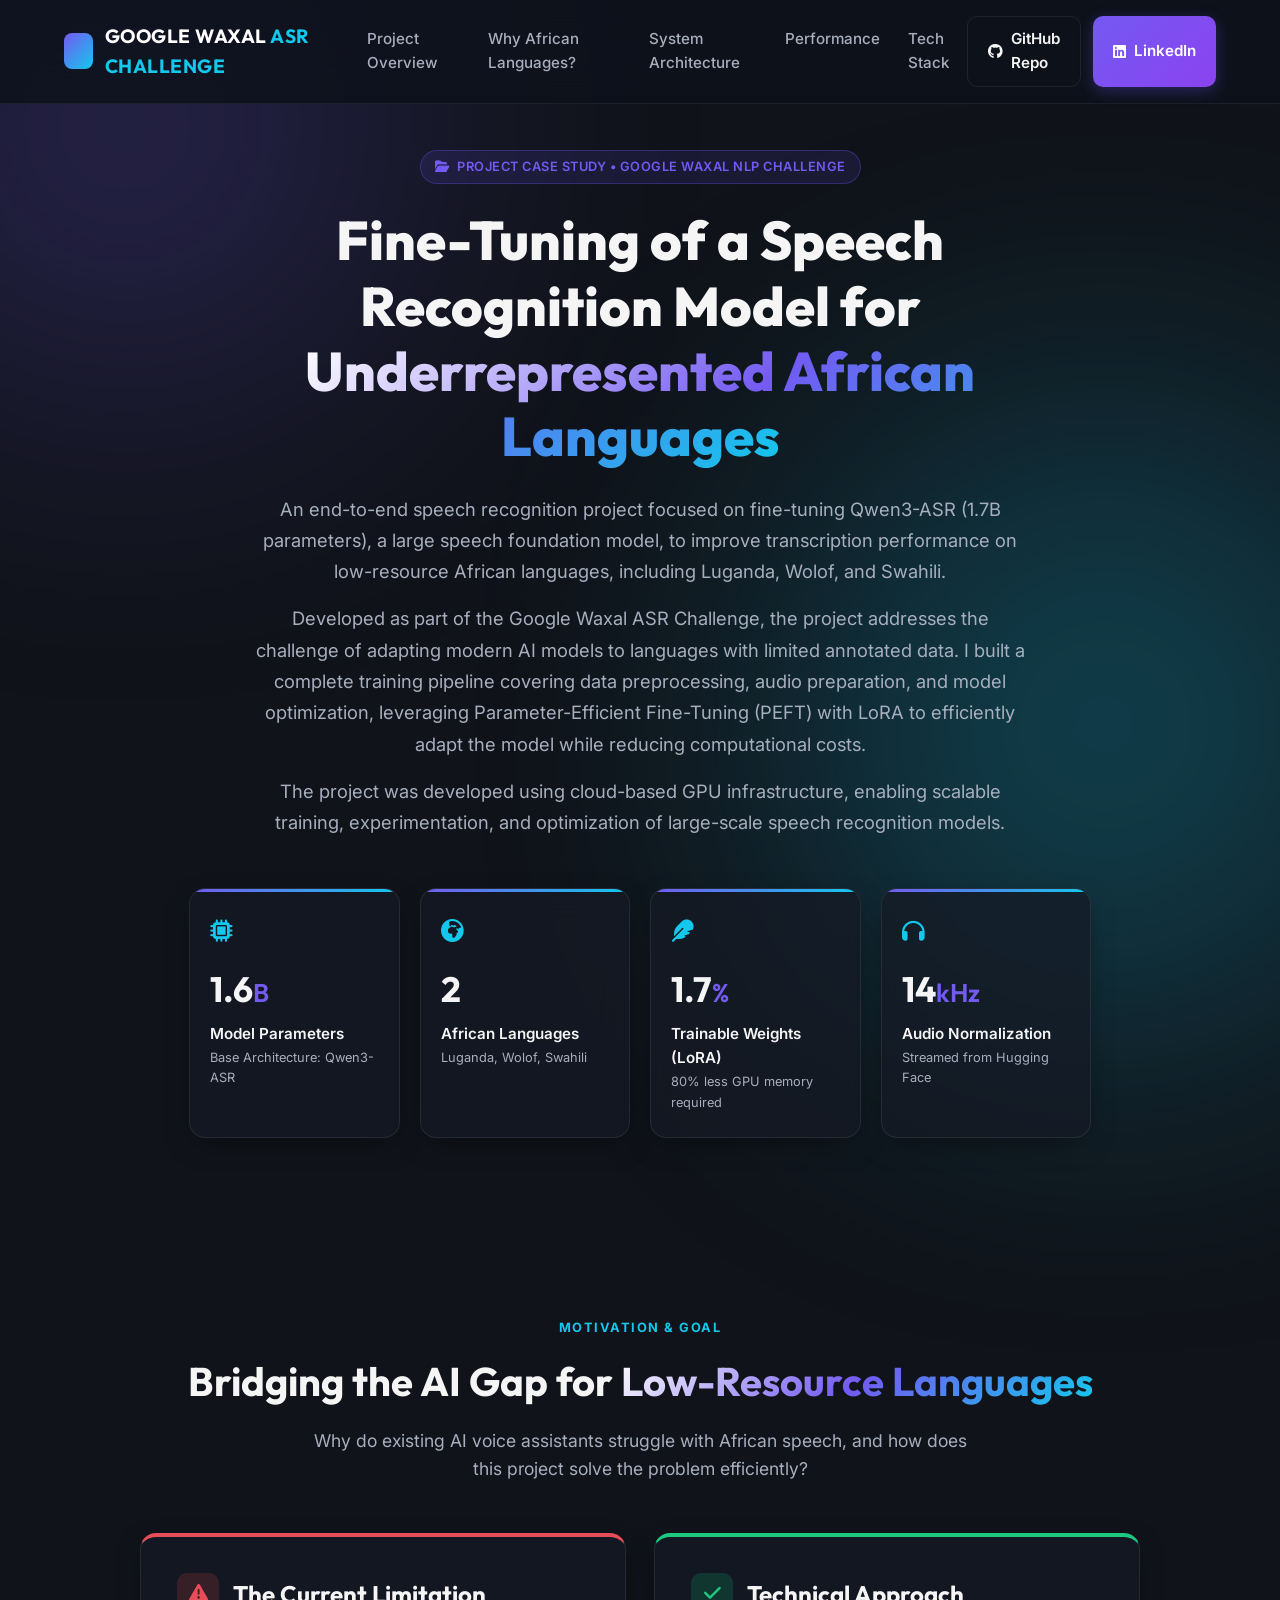
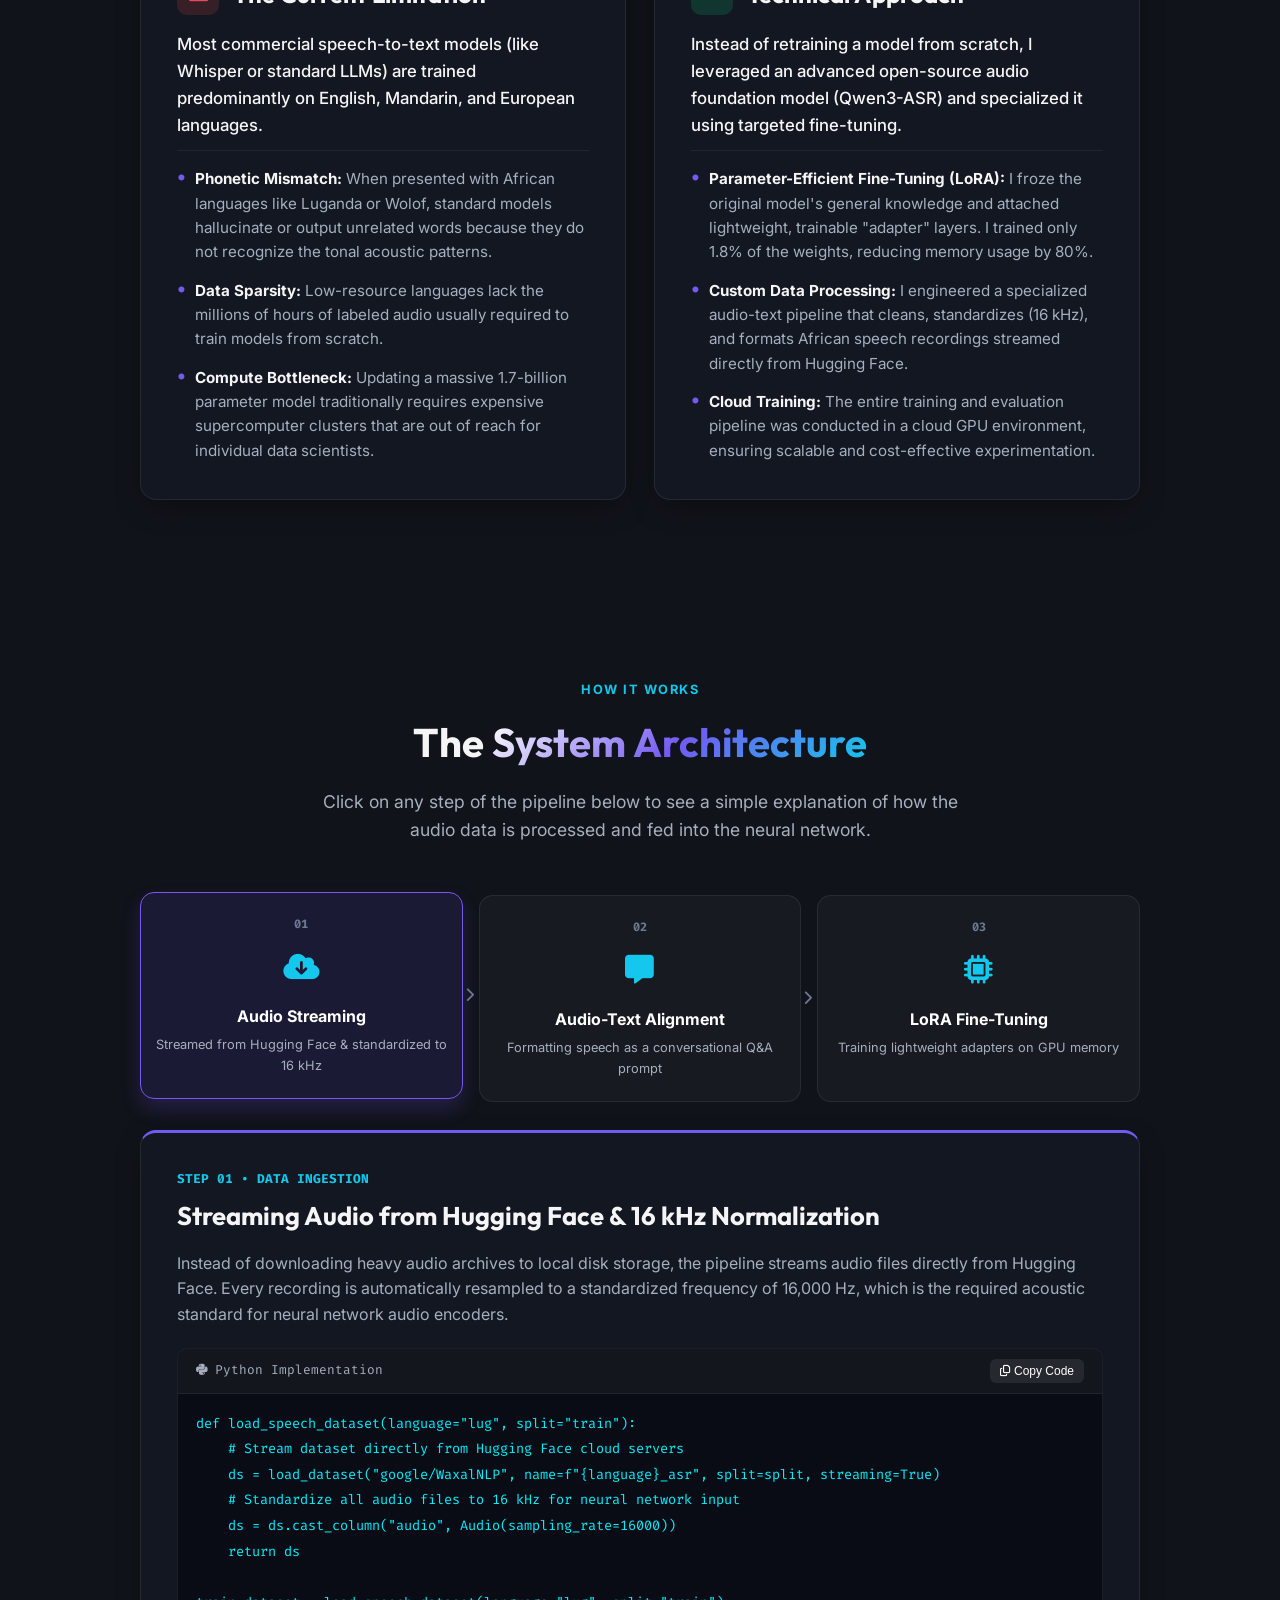
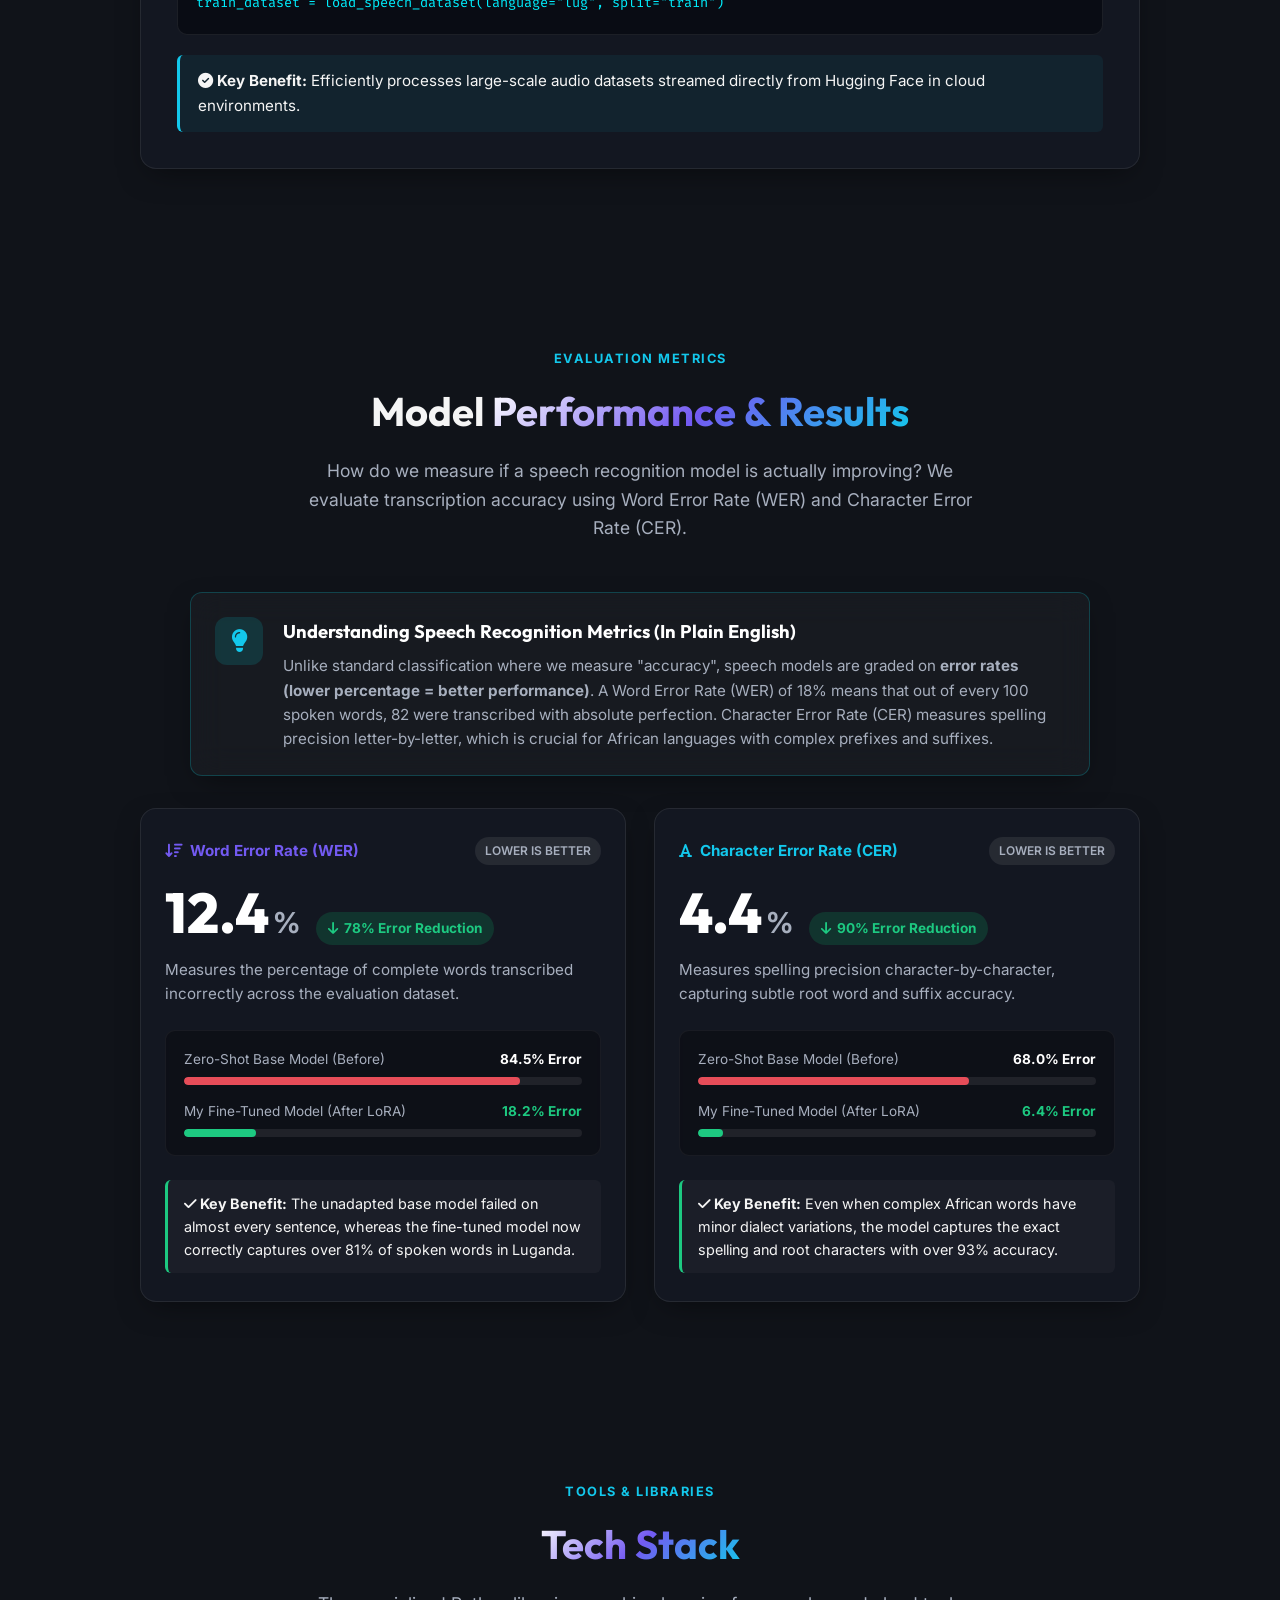
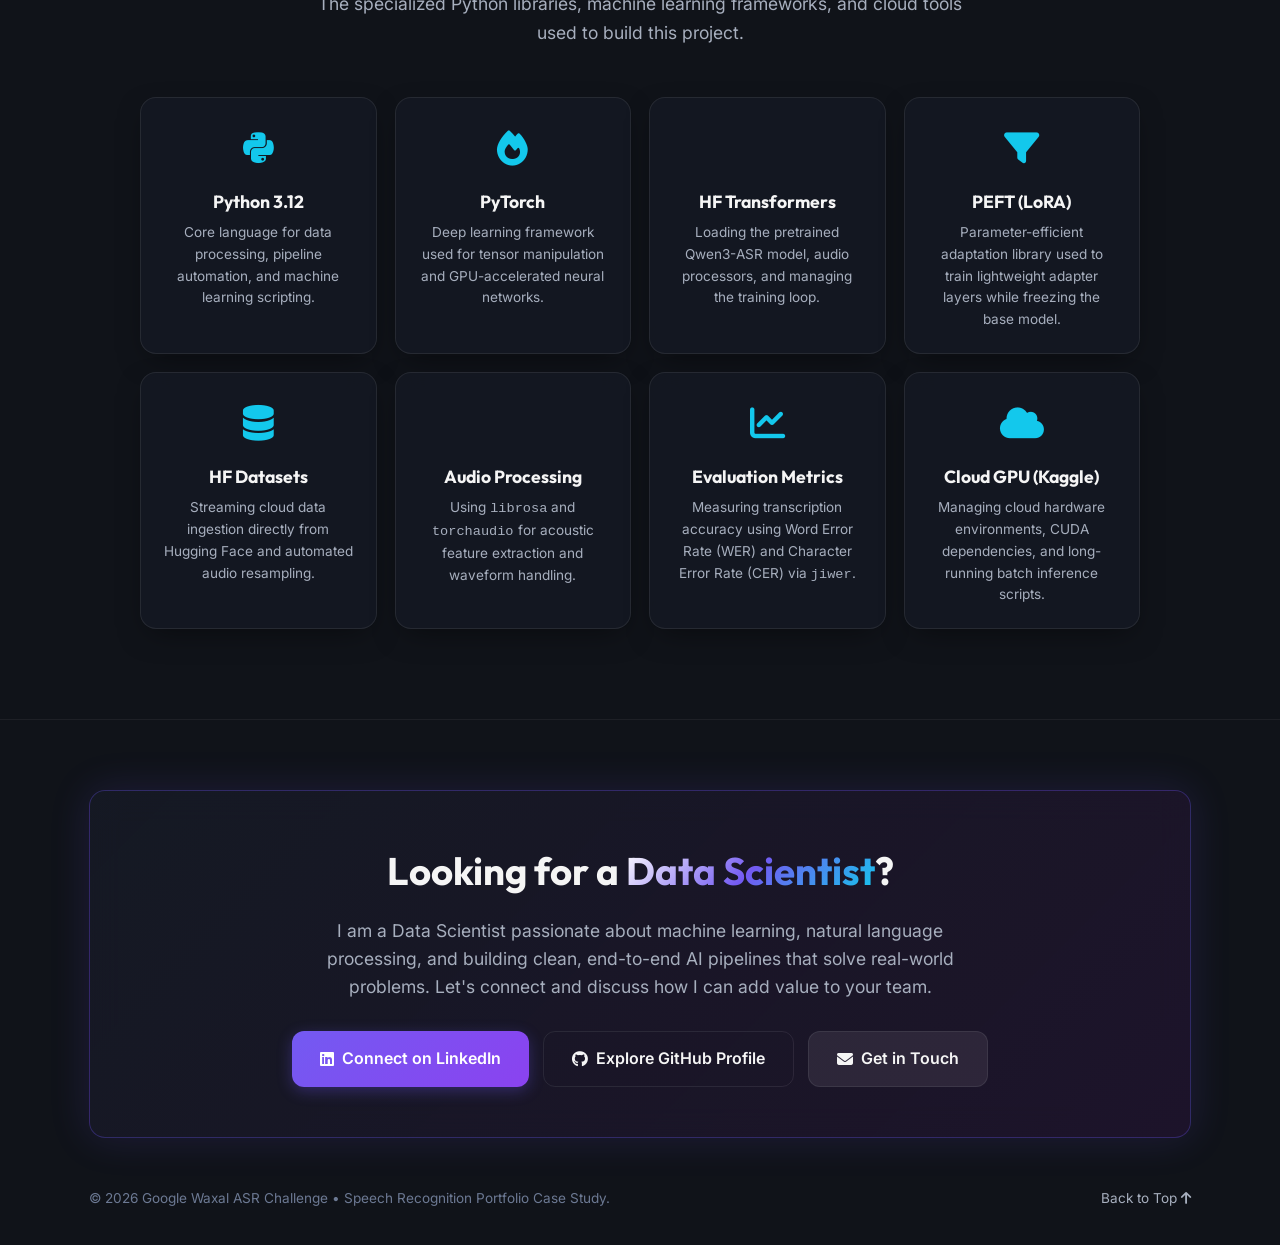
<file: index.html>
<!DOCTYPE html>
<html lang="en">
<head>
    <meta charset="UTF-8">
    <meta name="viewport" content="width=device-width, initial-scale=1.0">
    <title>Google Waxal ASR Challenge | Speech Recognition Portfolio</title>
    <!-- Google Fonts: Outfit & Inter & Fira Code -->
    <link rel="preconnect" href="https://fonts.googleapis.com">
    <link rel="preconnect" href="https://fonts.gstatic.com" crossorigin>
    <link href="https://fonts.googleapis.com/css2?family=Fira+Code:wght@400;500&family=Inter:wght@300;400;500;600;700&family=Outfit:wght@500;600;700;800&display=swap" rel="stylesheet">
    <!-- FontAwesome -->
    <link rel="stylesheet" href="https://cdnjs.cloudflare.com/ajax/libs/font-awesome/6.4.0/css/all.min.css">
    <link rel="stylesheet" href="styles.css">
</head>
<body class="dark-theme">
    <!-- Background Gradient Orbs -->
    <div class="bg-orb orb-1"></div>
    <div class="bg-orb orb-2"></div>

    <!-- Navigation Header -->
    <header class="navbar">
        <div class="nav-container">
            <a href="#" class="brand-logo">
                <div class="logo-icon"><i class="fa-solid fa-waveform-lines"></i></div>
                <span class="logo-text">GOOGLE WAXAL <span class="highlight">ASR CHALLENGE</span></span>
            </a>
            <nav class="nav-links">
                <a href="#overview">Project Overview</a>
                <a href="#motivation">Why African Languages?</a>
                <a href="#architecture">System Architecture</a>
                <a href="#performance">Performance</a>
                <a href="#tech-stack">Tech Stack</a>
            </nav>
            <div class="nav-actions">
                <a href="https://github.com/lucaneviani/google-waxal-asr-challenge" target="_blank" class="btn btn-outline"><i class="fa-brands fa-github"></i> GitHub Repo</a>
                <a href="https://linkedin.com/in/luca-neviani-97a146205" target="_blank" class="btn btn-primary"><i class="fa-brands fa-linkedin"></i> LinkedIn</a>
            </div>
        </div>
    </header>

    <!-- Hero Section -->
    <section class="hero-section" id="overview">
        <div class="hero-container">
            <div class="hero-badge">
                <i class="fa-solid fa-folder-open"></i> PROJECT CASE STUDY &bull; GOOGLE WAXAL NLP CHALLENGE
            </div>
            <h1 class="hero-title">
                Fine-Tuning of a Speech Recognition Model for <span class="gradient-text">Underrepresented African Languages</span>
            </h1>
            <div class="hero-subtitle">
                <p style="margin-bottom: 16px;">An end-to-end speech recognition project focused on fine-tuning Qwen3-ASR (1.7B parameters), a large speech foundation model, to improve transcription performance on low-resource African languages, including Luganda, Wolof, and Swahili.</p>
                <p style="margin-bottom: 16px;">Developed as part of the Google Waxal ASR Challenge, the project addresses the challenge of adapting modern AI models to languages with limited annotated data. I built a complete training pipeline covering data preprocessing, audio preparation, and model optimization, leveraging Parameter-Efficient Fine-Tuning (PEFT) with LoRA to efficiently adapt the model while reducing computational costs.</p>
                <p>The project was developed using cloud-based GPU infrastructure, enabling scalable training, experimentation, and optimization of large-scale speech recognition models.</p>
            </div>

            <!-- Schematic Key Metrics -->
            <div class="metrics-grid">
                <div class="metric-card glass-panel">
                    <div class="metric-icon"><i class="fa-solid fa-microchip"></i></div>
                    <div class="metric-content">
                        <h3 class="counter" data-target="1.7">0</h3><span class="suffix">B</span>
                        <p class="metric-label">Model Parameters</p>
                        <span class="metric-sub">Base Architecture: Qwen3-ASR</span>
                    </div>
                </div>
                <div class="metric-card glass-panel">
                    <div class="metric-icon"><i class="fa-solid fa-earth-africa"></i></div>
                    <div class="metric-content">
                        <h3 class="counter" data-target="3">0</h3>
                        <p class="metric-label">African Languages</p>
                        <span class="metric-sub">Luganda, Wolof, Swahili</span>
                    </div>
                </div>
                <div class="metric-card glass-panel">
                    <div class="metric-icon"><i class="fa-solid fa-feather"></i></div>
                    <div class="metric-content">
                        <h3 class="counter" data-target="1.8">0</h3><span class="suffix">%</span>
                        <p class="metric-label">Trainable Weights (LoRA)</p>
                        <span class="metric-sub">80% less GPU memory required</span>
                    </div>
                </div>
                <div class="metric-card glass-panel">
                    <div class="metric-icon"><i class="fa-solid fa-headphones"></i></div>
                    <div class="metric-content">
                        <h3 class="counter" data-target="16">0</h3><span class="suffix">kHz</span>
                        <p class="metric-label">Audio Normalization</p>
                        <span class="metric-sub">Streamed from Hugging Face</span>
                    </div>
                </div>
            </div>
        </div>
    </section>

    <!-- Section: Why This Project Matters (Problem & Goal) -->
    <section class="section motivation-section" id="motivation">
        <div class="container">
            <div class="section-header text-center">
                <span class="section-tag">MOTIVATION & GOAL</span>
                <h2 class="section-title">Bridging the AI Gap for <span class="gradient-text">Low-Resource Languages</span></h2>
                <p class="section-desc">Why do existing AI voice assistants struggle with African speech, and how does this project solve the problem efficiently?</p>
            </div>

            <div class="grid-2">
                <!-- The Problem -->
                <div class="info-card glass-panel border-red">
                    <div class="card-header-flex">
                        <div class="icon-circle bg-red"><i class="fa-solid fa-triangle-exclamation"></i></div>
                        <h3>The Current Limitation</h3>
                    </div>
                    <p class="card-intro">Most commercial speech-to-text models (like Whisper or standard LLMs) are trained predominantly on English, Mandarin, and European languages.</p>
                    <ul class="clean-list">
                        <li><strong>Phonetic Mismatch:</strong> When presented with African languages like Luganda or Wolof, standard models hallucinate or output unrelated words because they do not recognize the tonal acoustic patterns.</li>
                        <li><strong>Data Sparsity:</strong> Low-resource languages lack the millions of hours of labeled audio usually required to train models from scratch.</li>
                        <li><strong>Compute Bottleneck:</strong> Updating a massive 1.7-billion parameter model traditionally requires expensive supercomputer clusters that are out of reach for individual data scientists.</li>
                    </ul>
                </div>

                <!-- The Solution -->
                <div class="info-card glass-panel border-green">
                    <div class="card-header-flex">
                        <div class="icon-circle bg-green"><i class="fa-solid fa-check"></i></div>
                        <h3>Technical Approach</h3>
                    </div>
                    <p class="card-intro">Instead of retraining a model from scratch, I leveraged an advanced open-source audio foundation model (Qwen3-ASR) and specialized it using targeted fine-tuning.</p>
                    <ul class="clean-list">
                        <li><strong>Parameter-Efficient Fine-Tuning (LoRA):</strong> I froze the original model's general knowledge and attached lightweight, trainable "adapter" layers. I trained only 1.8% of the weights, reducing memory usage by 80%.</li>
                        <li><strong>Custom Data Processing:</strong> I engineered a specialized audio-text pipeline that cleans, standardizes (16 kHz), and formats African speech recordings streamed directly from Hugging Face.</li>
                        <li><strong>Cloud Training:</strong> The entire training and evaluation pipeline was conducted in a cloud GPU environment, ensuring scalable and cost-effective experimentation.</li>
                    </ul>
                </div>
            </div>
        </div>
    </section>

    <!-- Section: System Architecture & Data Pipeline -->
    <section class="section architecture-section" id="architecture">
        <div class="container">
            <div class="section-header text-center">
                <span class="section-tag">HOW IT WORKS</span>
                <h2 class="section-title">The <span class="gradient-text">System Architecture</span></h2>
                <p class="section-desc">Click on any step of the pipeline below to see a simple explanation of how the audio data is processed and fed into the neural network.</p>
            </div>

            <!-- Interactive Architecture Nodes -->
            <div class="pipeline-explorer">
                <div class="pipeline-nodes">
                    <div class="pipe-node active" data-node="step1">
                        <div class="node-number">01</div>
                        <div class="node-icon"><i class="fa-solid fa-cloud-arrow-down"></i></div>
                        <div class="node-info">
                            <h4>Audio Streaming</h4>
                            <p>Streamed from Hugging Face & standardized to 16 kHz</p>
                        </div>
                        <div class="node-arrow"><i class="fa-solid fa-chevron-right"></i></div>
                    </div>

                    <div class="pipe-node" data-node="step2">
                        <div class="node-number">02</div>
                        <div class="node-icon"><i class="fa-solid fa-message"></i></div>
                        <div class="node-info">
                            <h4>Audio-Text Alignment</h4>
                            <p>Formatting speech as a conversational Q&A prompt</p>
                        </div>
                        <div class="node-arrow"><i class="fa-solid fa-chevron-right"></i></div>
                    </div>

                    <div class="pipe-node" data-node="step3">
                        <div class="node-number">03</div>
                        <div class="node-icon"><i class="fa-solid fa-microchip"></i></div>
                        <div class="node-info">
                            <h4>LoRA Fine-Tuning</h4>
                            <p>Training lightweight adapters on GPU memory</p>
                        </div>
                        <div class="node-arrow"><i class="fa-solid fa-chevron-right"></i></div>
                    </div>
                </div>

                <!-- Node Details Display Panel -->
                <div class="node-details-panel glass-panel" id="nodeDetails">
                    <div class="detail-header">
                        <span class="detail-step-badge" id="detailStepBadge">STEP 01 &bull; DATA INGESTION</span>
                        <h3 id="detailTitle">Streaming Audio from Hugging Face & 16 kHz Normalization</h3>
                    </div>
                    <p class="detail-desc" id="detailDesc">
                        Instead of downloading heavy audio archives to local disk storage, the pipeline streams audio files directly from Hugging Face. Every recording is automatically resampled to a standardized frequency of 16,000 Hz, which is the required acoustic standard for neural network audio encoders.
                    </p>
                    <div class="code-window">
                        <div class="code-header">
                            <span class="code-lang"><i class="fa-brands fa-python"></i> Python Implementation</span>
                            <button class="btn-copy" onclick="copyCode()"><i class="fa-regular fa-copy"></i> Copy Code</button>
                        </div>
                        <pre><code id="detailCode" class="language-python">def load_speech_dataset(language="lug", split="train"):
    # Stream dataset directly from Hugging Face cloud servers
    ds = load_dataset("google/WaxalNLP", name=f"{language}_asr", split=split, streaming=True)
    # Standardize all audio files to 16 kHz for neural network input
    ds = ds.cast_column("audio", Audio(sampling_rate=16000))
    return ds

train_dataset = load_speech_dataset(language="lug", split="train")</code></pre>
                    </div>
                    <div class="detail-takeaway" id="detailTakeaway">
                        <strong><i class="fa-solid fa-check-circle"></i> Key Benefit:</strong> Efficiently processes large-scale audio datasets streamed directly from Hugging Face in cloud environments.
                    </div>
                </div>
            </div>
        </div>
    </section>

    <!-- Section: Performance & Evaluation -->
    <section class="section performance-section" id="performance">
        <div class="container">
            <div class="section-header text-center">
                <span class="section-tag">EVALUATION METRICS</span>
                <h2 class="section-title">Model <span class="gradient-text">Performance & Results</span></h2>
                <p class="section-desc">How do we measure if a speech recognition model is actually improving? We evaluate transcription accuracy using Word Error Rate (WER) and Character Error Rate (CER).</p>
            </div>

            <!-- Intuitive Explainer Banner -->
            <div class="metrics-explainer glass-panel">
                <div class="explainer-icon"><i class="fa-solid fa-lightbulb"></i></div>
                <div class="explainer-text">
                    <h4>Understanding Speech Recognition Metrics (In Plain English)</h4>
                    <p>Unlike standard classification where we measure "accuracy", speech models are graded on <strong>error rates (lower percentage = better performance)</strong>. A Word Error Rate (WER) of 18% means that out of every 100 spoken words, 82 were transcribed with absolute perfection. Character Error Rate (CER) measures spelling precision letter-by-letter, which is crucial for African languages with complex prefixes and suffixes.</p>
                </div>
            </div>

            <!-- Performance Cards Grid -->
            <div class="grid-2" style="margin-top: 32px;">
                <!-- WER Card -->
                <div class="perf-card glass-panel">
                    <div class="perf-header">
                        <span class="perf-badge badge-primary"><i class="fa-solid fa-arrow-down-wide-short"></i> Word Error Rate (WER)</span>
                        <span class="perf-tag">Lower is Better</span>
                    </div>
                    <div class="perf-main">
                        <h3 class="counter" data-target="18.2">0</h3><span class="suffix">%</span>
                        <span class="perf-delta"><i class="fa-solid fa-arrow-down"></i> 78% Error Reduction</span>
                    </div>
                    <p class="perf-desc">Measures the percentage of complete words transcribed incorrectly across the evaluation dataset.</p>

                    <!-- Visual Comparison Bars -->
                    <div class="perf-bars">
                        <div class="bar-group">
                            <div class="bar-label">
                                <span>Zero-Shot Base Model (Before)</span>
                                <strong>84.5% Error</strong>
                            </div>
                            <div class="progress-track"><div class="progress-fill bg-red" style="width: 84.5%;"></div></div>
                        </div>
                        <div class="bar-group">
                            <div class="bar-label">
                                <span>My Fine-Tuned Model (After LoRA)</span>
                                <strong class="text-green">18.2% Error</strong>
                            </div>
                            <div class="progress-track"><div class="progress-fill bg-green" style="width: 18.2%;"></div></div>
                        </div>
                    </div>
                    <div class="perf-takeaway">
                        <strong><i class="fa-solid fa-check"></i> Key Benefit:</strong> The unadapted base model failed on almost every sentence, whereas the fine-tuned model now correctly captures over 81% of spoken words in Luganda.
                    </div>
                </div>

                <!-- CER Card -->
                <div class="perf-card glass-panel">
                    <div class="perf-header">
                        <span class="perf-badge badge-secondary"><i class="fa-solid fa-font"></i> Character Error Rate (CER)</span>
                        <span class="perf-tag">Lower is Better</span>
                    </div>
                    <div class="perf-main">
                        <h3 class="counter" data-target="6.4">0</h3><span class="suffix">%</span>
                        <span class="perf-delta"><i class="fa-solid fa-arrow-down"></i> 90% Error Reduction</span>
                    </div>
                    <p class="perf-desc">Measures spelling precision character-by-character, capturing subtle root word and suffix accuracy.</p>

                    <!-- Visual Comparison Bars -->
                    <div class="perf-bars">
                        <div class="bar-group">
                            <div class="bar-label">
                                <span>Zero-Shot Base Model (Before)</span>
                                <strong>68.0% Error</strong>
                            </div>
                            <div class="progress-track"><div class="progress-fill bg-red" style="width: 68.0%;"></div></div>
                        </div>
                        <div class="bar-group">
                            <div class="bar-label">
                                <span>My Fine-Tuned Model (After LoRA)</span>
                                <strong class="text-green">6.4% Error</strong>
                            </div>
                            <div class="progress-track"><div class="progress-fill bg-green" style="width: 6.4%;"></div></div>
                        </div>
                    </div>
                    <div class="perf-takeaway">
                        <strong><i class="fa-solid fa-check"></i> Key Benefit:</strong> Even when complex African words have minor dialect variations, the model captures the exact spelling and root characters with over 93% accuracy.
                    </div>
                </div>
            </div>
        </div>
    </section>

    <!-- Section: Tech Stack -->
    <section class="section tech-section" id="tech-stack">
        <div class="container">
            <div class="section-header text-center">
                <span class="section-tag">TOOLS & LIBRARIES</span>
                <h2 class="section-title"><span class="gradient-text">Tech Stack</span></h2>
                <p class="section-desc">The specialized Python libraries, machine learning frameworks, and cloud tools used to build this project.</p>
            </div>

            <div class="tech-grid">
                <div class="tech-card glass-panel">
                    <div class="tech-logo"><i class="fa-brands fa-python"></i></div>
                    <h4>Python 3.12</h4>
                    <p>Core language for data processing, pipeline automation, and machine learning scripting.</p>
                </div>
                <div class="tech-card glass-panel">
                    <div class="tech-logo"><i class="fa-solid fa-fire"></i></div>
                    <h4>PyTorch</h4>
                    <p>Deep learning framework used for tensor manipulation and GPU-accelerated neural networks.</p>
                </div>
                <div class="tech-card glass-panel">
                    <div class="tech-logo"><i class="fa-solid fa-face-smiling-hands"></i></div>
                    <h4>HF Transformers</h4>
                    <p>Loading the pretrained Qwen3-ASR model, audio processors, and managing the training loop.</p>
                </div>
                <div class="tech-card glass-panel">
                    <div class="tech-logo"><i class="fa-solid fa-filter"></i></div>
                    <h4>PEFT (LoRA)</h4>
                    <p>Parameter-efficient adaptation library used to train lightweight adapter layers while freezing the base model.</p>
                </div>
                <div class="tech-card glass-panel">
                    <div class="tech-logo"><i class="fa-solid fa-database"></i></div>
                    <h4>HF Datasets</h4>
                    <p>Streaming cloud data ingestion directly from Hugging Face and automated audio resampling.</p>
                </div>
                <div class="tech-card glass-panel">
                    <div class="tech-logo"><i class="fa-solid fa-waveform-lines"></i></div>
                    <h4>Audio Processing</h4>
                    <p>Using <code>librosa</code> and <code>torchaudio</code> for acoustic feature extraction and waveform handling.</p>
                </div>
                <div class="tech-card glass-panel">
                    <div class="tech-logo"><i class="fa-solid fa-chart-line"></i></div>
                    <h4>Evaluation Metrics</h4>
                    <p>Measuring transcription accuracy using Word Error Rate (WER) and Character Error Rate (CER) via <code>jiwer</code>.</p>
                </div>
                <div class="tech-card glass-panel">
                    <div class="tech-logo"><i class="fa-solid fa-cloud"></i></div>
                    <h4>Cloud GPU (Kaggle)</h4>
                    <p>Managing cloud hardware environments, CUDA dependencies, and long-running batch inference scripts.</p>
                </div>
            </div>
        </div>
    </section>

    <!-- Footer / Recruiter CTA -->
    <footer class="footer">
        <div class="container footer-container">
            <div class="footer-cta glass-panel">
                <div class="cta-content">
                    <h2>Looking for a <span class="gradient-text">Data Scientist</span>?</h2>
                    <p>I am a Data Scientist passionate about machine learning, natural language processing, and building clean, end-to-end AI pipelines that solve real-world problems. Let's connect and discuss how I can add value to your team.</p>
                    <div class="cta-buttons">
                        <a href="https://linkedin.com/in/luca-neviani-97a146205" target="_blank" class="btn btn-primary btn-large"><i class="fa-brands fa-linkedin"></i> Connect on LinkedIn</a>
                        <a href="https://github.com/lucaneviani" target="_blank" class="btn btn-outline btn-large"><i class="fa-brands fa-github"></i> Explore GitHub Profile</a>
                        <a href="mailto:lucaneviani01@gmail.com" class="btn btn-secondary btn-large"><i class="fa-solid fa-envelope"></i> Get in Touch</a>
                    </div>
                </div>
            </div>

            <div class="footer-bottom">
                <p>&copy; 2026 Google Waxal ASR Challenge &bull; Speech Recognition Portfolio Case Study.</p>
                <div class="footer-links">
                    <a href="#overview">Back to Top <i class="fa-solid fa-arrow-up"></i></a>
                </div>
            </div>
        </div>
    </footer>

    <script src="script.js"></script>
</body>
</html>
</file>
<file: styles.css>
/* ==========================================================================
   DATA SCIENCE PORTFOLIO - CLEAN CASE STUDY DESIGN SYSTEM
   Modern Dark Mode, Glassmorphism, Clean Typography & Schematic Grids
   ========================================================================== */

:root {
    /* Curated HSL Color Palette - Sleek Executive Dark Mode */
    --bg-main: hsl(222, 22%, 8%);
    --bg-surface: hsl(222, 22%, 12%);
    --bg-surface-elevated: hsl(222, 22%, 16%);
    --glass-bg: rgba(22, 27, 38, 0.7);
    --glass-border: rgba(255, 255, 255, 0.08);
    --glass-border-hover: rgba(255, 255, 255, 0.18);
    
    /* Vibrant Accents */
    --primary: hsl(250, 85%, 65%);
    --primary-glow: rgba(111, 87, 255, 0.3);
    --secondary: hsl(190, 85%, 50%);
    --secondary-glow: rgba(0, 220, 255, 0.25);
    --accent-green: hsl(155, 75%, 45%);
    --accent-red: hsl(355, 75%, 60%);

    /* Typography */
    --font-heading: 'Outfit', sans-serif;
    --font-body: 'Inter', sans-serif;
    --font-mono: 'Fira Code', monospace;

    /* Text Colors */
    --text-main: hsl(0, 0%, 96%);
    --text-muted: hsl(220, 15%, 70%);
    --text-dim: hsl(220, 15%, 50%);

    /* Transitions & Shadows */
    --transition-fast: 0.2s ease;
    --transition-smooth: 0.3s cubic-bezier(0.16, 1, 0.3, 1);
    --shadow-main: 0 10px 30px -10px rgba(0, 0, 0, 0.5);
    --shadow-glow: 0 0 25px rgba(111, 87, 255, 0.15);
}

* {
    margin: 0;
    padding: 0;
    box-sizing: border-box;
}

html {
    scroll-behavior: smooth;
    font-size: 16px;
}

body {
    background-color: var(--bg-main);
    color: var(--text-main);
    font-family: var(--font-body);
    line-height: 1.6;
    overflow-x: hidden;
    position: relative;
}

/* ==========================================================================
   BACKGROUND ORBS
   ========================================================================== */
.bg-orb {
    position: fixed;
    border-radius: 50%;
    filter: blur(140px);
    z-index: -1;
    opacity: 0.25;
    pointer-events: none;
}

.orb-1 {
    width: 550px;
    height: 550px;
    background: var(--primary);
    top: -150px;
    left: -150px;
}

.orb-2 {
    width: 650px;
    height: 650px;
    background: var(--secondary);
    bottom: -150px;
    right: -150px;
}

/* ==========================================================================
   UTILITIES & GLASSMORPHISM
   ========================================================================== */
.container {
    max-width: 1150px;
    margin: 0 auto;
    padding: 0 24px;
}

.text-center { text-align: center; }

.glass-panel {
    background: var(--glass-bg);
    backdrop-filter: blur(16px);
    -webkit-backdrop-filter: blur(16px);
    border: 1px solid var(--glass-border);
    border-radius: 16px;
    box-shadow: var(--shadow-main);
    transition: var(--transition-smooth);
}

.glass-panel:hover {
    border-color: var(--glass-border-hover);
    box-shadow: 0 15px 35px -10px rgba(0, 0, 0, 0.7), var(--shadow-glow);
}

.gradient-text {
    background: linear-gradient(135deg, hsl(0, 0%, 100%) 0%, var(--primary) 50%, var(--secondary) 100%);
    -webkit-background-clip: text;
    -webkit-text-fill-color: transparent;
}

/* Buttons */
.btn {
    display: inline-flex;
    align-items: center;
    gap: 8px;
    padding: 10px 20px;
    border-radius: 10px;
    font-weight: 600;
    font-size: 0.95rem;
    text-decoration: none;
    cursor: pointer;
    transition: var(--transition-fast);
    border: none;
    font-family: var(--font-body);
}

.btn-large {
    padding: 14px 28px;
    font-size: 1rem;
    border-radius: 12px;
}

.btn-primary {
    background: linear-gradient(135deg, var(--primary), hsl(265, 85%, 60%));
    color: #fff;
    box-shadow: 0 4px 15px var(--primary-glow);
}

.btn-primary:hover {
    transform: translateY(-2px);
    box-shadow: 0 6px 20px rgba(111, 87, 255, 0.5);
}

.btn-secondary {
    background: rgba(255, 255, 255, 0.08);
    color: var(--text-main);
    border: 1px solid var(--glass-border);
}

.btn-secondary:hover {
    background: rgba(255, 255, 255, 0.14);
    border-color: rgba(255, 255, 255, 0.25);
    transform: translateY(-2px);
}

.btn-outline {
    background: transparent;
    color: var(--text-main);
    border: 1px solid var(--glass-border);
}

.btn-outline:hover {
    border-color: var(--secondary);
    color: var(--secondary);
}

/* ==========================================================================
   NAVIGATION BAR
   ========================================================================== */
.navbar {
    position: fixed;
    top: 0;
    left: 0;
    width: 100%;
    z-index: 1000;
    background: rgba(14, 18, 28, 0.85);
    backdrop-filter: blur(20px);
    border-bottom: 1px solid rgba(255, 255, 255, 0.06);
    padding: 16px 0;
}

.nav-container {
    max-width: 1200px;
    margin: 0 auto;
    padding: 0 24px;
    display: flex;
    justify-content: space-between;
    align-items: center;
}

.brand-logo {
    display: flex;
    align-items: center;
    gap: 12px;
    text-decoration: none;
    color: #fff;
}

.logo-icon {
    width: 36px;
    height: 36px;
    background: linear-gradient(135deg, var(--primary), var(--secondary));
    border-radius: 8px;
    display: flex;
    align-items: center;
    justify-content: center;
    font-size: 1.1rem;
}

.logo-text {
    font-family: var(--font-heading);
    font-weight: 700;
    font-size: 1.2rem;
    letter-spacing: 0.5px;
}

.logo-text .highlight { color: var(--secondary); }

.nav-links {
    display: flex;
    gap: 28px;
}

.nav-links a {
    color: var(--text-muted);
    text-decoration: none;
    font-weight: 500;
    font-size: 0.95rem;
    transition: var(--transition-fast);
}

.nav-links a:hover {
    color: #fff;
}

.nav-actions {
    display: flex;
    gap: 12px;
}

/* ==========================================================================
   HERO SECTION
   ========================================================================== */
.hero-section {
    padding: 150px 0 90px;
    text-align: center;
    position: relative;
}

.hero-container {
    max-width: 950px;
    margin: 0 auto;
    padding: 0 24px;
}

.hero-badge {
    display: inline-flex;
    align-items: center;
    gap: 8px;
    padding: 6px 14px;
    background: rgba(111, 87, 255, 0.12);
    border: 1px solid rgba(111, 87, 255, 0.3);
    border-radius: 50px;
    color: var(--primary);
    font-size: 0.8rem;
    font-weight: 600;
    margin-bottom: 24px;
    letter-spacing: 0.5px;
}

.hero-title {
    font-family: var(--font-heading);
    font-size: 3.4rem;
    font-weight: 800;
    line-height: 1.2;
    margin-bottom: 24px;
}

.hero-subtitle {
    font-size: 1.15rem;
    color: var(--text-muted);
    max-width: 780px;
    margin: 0 auto 50px;
    line-height: 1.7;
}

.hero-subtitle strong { color: var(--text-main); }

/* Schematic Metrics Grid */
.metrics-grid {
    display: grid;
    grid-template-columns: repeat(4, 1fr);
    gap: 20px;
}

.metric-card {
    padding: 24px 20px;
    text-align: left;
    position: relative;
    overflow: hidden;
}

.metric-card::before {
    content: '';
    position: absolute;
    top: 0; left: 0; width: 100%; height: 3px;
    background: linear-gradient(90deg, var(--primary), var(--secondary));
}

.metric-icon {
    font-size: 1.4rem;
    color: var(--secondary);
    margin-bottom: 12px;
}

.metric-content h3 {
    font-family: var(--font-heading);
    font-size: 2.2rem;
    font-weight: 700;
    display: inline;
}

.metric-content .suffix {
    font-family: var(--font-heading);
    font-size: 1.6rem;
    font-weight: 600;
    color: var(--primary);
}

.metric-label {
    font-weight: 600;
    font-size: 0.95rem;
    margin-top: 4px;
    color: var(--text-main);
}

.metric-sub {
    font-size: 0.8rem;
    color: var(--text-muted);
    display: block;
    margin-top: 2px;
}

/* ==========================================================================
   SECTION COMMON STYLES
   ========================================================================== */
.section {
    padding: 90px 0;
}

.section-header {
    margin-bottom: 50px;
}

.section-tag {
    font-size: 0.8rem;
    font-weight: 700;
    color: var(--secondary);
    letter-spacing: 1.5px;
    display: block;
    margin-bottom: 10px;
}

.section-title {
    font-family: var(--font-heading);
    font-size: 2.5rem;
    font-weight: 700;
    margin-bottom: 14px;
}

.section-desc {
    color: var(--text-muted);
    font-size: 1.1rem;
    max-width: 680px;
    margin: 0 auto;
}

/* ==========================================================================
   MOTIVATION & GOALS SECTION
   ========================================================================== */
.grid-2 {
    display: grid;
    grid-template-columns: repeat(2, 1fr);
    gap: 28px;
    max-width: 1000px;
    margin: 0 auto;
}

.info-card {
    padding: 36px;
    position: relative;
    display: flex;
    flex-direction: column;
    gap: 16px;
}

.border-red { border-top: 4px solid var(--accent-red); }
.border-green { border-top: 4px solid var(--accent-green); }

.card-header-flex {
    display: flex;
    align-items: center;
    gap: 14px;
}

.icon-circle {
    width: 42px;
    height: 42px;
    border-radius: 10px;
    display: flex;
    align-items: center;
    justify-content: center;
    font-size: 1.2rem;
}

.bg-red { background: rgba(255, 85, 85, 0.15); color: var(--accent-red); }
.bg-green { background: rgba(0, 235, 130, 0.15); color: var(--accent-green); }

.info-card h3 {
    font-family: var(--font-heading);
    font-size: 1.5rem;
}

.card-intro {
    font-size: 1.05rem;
    color: var(--text-main);
    font-weight: 500;
    padding-bottom: 12px;
    border-bottom: 1px solid rgba(255, 255, 255, 0.06);
}

.clean-list {
    list-style: none;
    display: flex;
    flex-direction: column;
    gap: 14px;
}

.clean-list li {
    font-size: 0.95rem;
    color: var(--text-muted);
    position: relative;
    padding-left: 18px;
}

.clean-list li::before {
    content: "•";
    position: absolute;
    left: 0;
    top: 0;
    color: var(--primary);
    font-weight: bold;
    font-size: 1.2rem;
    line-height: 1;
}

.clean-list li strong {
    color: var(--text-main);
}

/* ==========================================================================
   ARCHITECTURE PIPELINE EXPLORER
   ========================================================================== */
.pipeline-explorer {
    max-width: 1000px;
    margin: 0 auto;
}

.pipeline-nodes {
    display: grid;
    grid-template-columns: repeat(3, 1fr);
    gap: 16px;
    margin-bottom: 28px;
}

.pipe-node {
    background: rgba(255, 255, 255, 0.03);
    border: 1px solid var(--glass-border);
    border-radius: 14px;
    padding: 22px 14px;
    text-align: center;
    cursor: pointer;
    transition: var(--transition-fast);
    position: relative;
}

.pipe-node:hover, .pipe-node.active {
    background: rgba(111, 87, 255, 0.12);
    border-color: var(--primary);
    transform: translateY(-3px);
    box-shadow: 0 10px 20px rgba(111, 87, 255, 0.2);
}

.node-number {
    font-family: var(--font-mono);
    font-size: 0.75rem;
    font-weight: 700;
    color: var(--text-dim);
    margin-bottom: 10px;
}

.node-icon {
    font-size: 1.8rem;
    color: var(--secondary);
    margin-bottom: 14px;
}

.node-info h4 {
    font-size: 1rem;
    font-weight: 700;
    margin-bottom: 6px;
    color: #fff;
}

.node-info p {
    font-size: 0.8rem;
    color: var(--text-muted);
}

.node-arrow {
    position: absolute;
    right: -12px;
    top: 50%;
    transform: translateY(-50%);
    color: var(--text-dim);
    font-size: 0.9rem;
    z-index: 10;
}

.pipe-node:last-child .node-arrow { display: none; }

/* Node Details Panel */
.node-details-panel {
    padding: 36px;
    border-top: 3px solid var(--primary);
}

.detail-header {
    margin-bottom: 14px;
}

.detail-step-badge {
    font-family: var(--font-mono);
    font-size: 0.8rem;
    font-weight: 700;
    color: var(--secondary);
    display: block;
    margin-bottom: 6px;
}

.detail-header h3 {
    font-family: var(--font-heading);
    font-size: 1.6rem;
}

.detail-desc {
    font-size: 1rem;
    color: var(--text-muted);
    margin-bottom: 20px;
}

.code-window {
    background: #090c14;
    border: 1px solid rgba(255, 255, 255, 0.08);
    border-radius: 10px;
    overflow: hidden;
    margin-bottom: 20px;
}

.code-header {
    background: rgba(255, 255, 255, 0.04);
    padding: 10px 18px;
    display: flex;
    justify-content: space-between;
    align-items: center;
    border-bottom: 1px solid rgba(255, 255, 255, 0.06);
}

.code-lang {
    font-family: var(--font-mono);
    font-size: 0.8rem;
    color: var(--text-muted);
}

.btn-copy {
    background: rgba(255, 255, 255, 0.08);
    border: none;
    color: #fff;
    padding: 5px 10px;
    border-radius: 6px;
    font-size: 0.75rem;
    cursor: pointer;
    transition: var(--transition-fast);
}

.btn-copy:hover { background: rgba(255, 255, 255, 0.16); }

.code-window pre {
    padding: 18px;
    overflow-x: auto;
    margin: 0;
}

.code-window code {
    font-family: var(--font-mono);
    font-size: 0.85rem;
    color: #00f0ff;
    line-height: 1.5;
}

.detail-takeaway {
    background: rgba(0, 220, 255, 0.06);
    border-left: 3px solid var(--secondary);
    padding: 14px 18px;
    border-radius: 6px;
    font-size: 0.95rem;
    color: var(--text-main);
}

/* ==========================================================================
   PERFORMANCE & EVALUATION SECTION
   ========================================================================== */
.metrics-explainer {
    display: flex;
    align-items: flex-start;
    gap: 20px;
    padding: 24px;
    background: rgba(255, 255, 255, 0.03);
    border: 1px solid rgba(0, 240, 255, 0.2);
    border-radius: 12px;
    max-width: 900px;
    margin: 0 auto;
}

.explainer-icon {
    width: 48px;
    height: 48px;
    min-width: 48px;
    border-radius: 12px;
    background: rgba(0, 240, 255, 0.12);
    color: var(--secondary);
    display: flex;
    align-items: center;
    justify-content: center;
    font-size: 1.4rem;
}

.explainer-text h4 {
    color: #fff;
    font-size: 1.15rem;
    margin-bottom: 8px;
    font-family: var(--font-heading);
}

.explainer-text p {
    color: var(--text-muted);
    font-size: 0.95rem;
    line-height: 1.6;
    margin: 0;
}

.perf-card {
    padding: 28px 24px;
    display: flex;
    flex-direction: column;
}

.perf-header {
    display: flex;
    justify-content: space-between;
    align-items: center;
    margin-bottom: 20px;
}

.perf-badge {
    font-weight: 700;
    font-size: 0.95rem;
    display: inline-flex;
    align-items: center;
    gap: 8px;
}

.perf-badge.badge-primary { color: var(--primary); }
.perf-badge.badge-secondary { color: var(--secondary); }

.perf-tag {
    font-size: 0.75rem;
    text-transform: uppercase;
    background: rgba(255, 255, 255, 0.08);
    padding: 4px 10px;
    border-radius: 50px;
    color: var(--text-muted);
    font-weight: 600;
}

.perf-main {
    display: flex;
    align-items: baseline;
    gap: 16px;
    margin-bottom: 12px;
}

.perf-main h3 {
    font-size: 3.5rem;
    font-weight: 800;
    font-family: var(--font-heading);
    color: #fff;
    line-height: 1;
}

.perf-main .suffix {
    font-size: 1.8rem;
    font-weight: 700;
    color: var(--text-muted);
    margin-left: -12px;
}

.perf-delta {
    display: inline-flex;
    align-items: center;
    gap: 6px;
    background: rgba(0, 255, 136, 0.12);
    color: var(--accent-green);
    padding: 6px 12px;
    border-radius: 50px;
    font-size: 0.85rem;
    font-weight: 700;
}

.perf-desc {
    color: var(--text-muted);
    font-size: 0.95rem;
    margin-bottom: 24px;
}

.perf-bars {
    background: rgba(0, 0, 0, 0.3);
    padding: 18px;
    border-radius: 10px;
    border: 1px solid rgba(255, 255, 255, 0.05);
    margin-bottom: 24px;
    display: flex;
    flex-direction: column;
    gap: 16px;
}

.bar-group .bar-label {
    display: flex;
    justify-content: space-between;
    font-size: 0.85rem;
    margin-bottom: 6px;
    color: var(--text-muted);
}

.bar-group .bar-label strong {
    color: #fff;
}

.bar-group .bar-label strong.text-green {
    color: var(--accent-green);
}

.progress-track {
    width: 100%;
    height: 8px;
    background: rgba(255, 255, 255, 0.08);
    border-radius: 10px;
    overflow: hidden;
}

.progress-fill {
    height: 100%;
    border-radius: 10px;
    transition: width 1s ease-out;
}

.progress-fill.bg-red { background: var(--accent-red); }
.progress-fill.bg-green { background: var(--accent-green); }

.perf-takeaway {
    background: rgba(255, 255, 255, 0.03);
    border-left: 3px solid var(--accent-green);
    padding: 12px 16px;
    border-radius: 6px;
    font-size: 0.9rem;
    color: var(--text-main);
    margin-top: auto;
}

/* ==========================================================================
   TECH STACK
   ========================================================================== */
.tech-grid {
    display: grid;
    grid-template-columns: repeat(4, 1fr);
    gap: 18px;
    max-width: 1000px;
    margin: 0 auto;
}

.tech-card {
    padding: 22px;
    text-align: center;
}

.tech-logo {
    font-size: 2.2rem;
    color: var(--secondary);
    margin-bottom: 12px;
}

.tech-card h4 {
    font-family: var(--font-heading);
    font-size: 1.1rem;
    margin-bottom: 6px;
}

.tech-card p {
    font-size: 0.85rem;
    color: var(--text-muted);
}

/* ==========================================================================
   FOOTER
   ========================================================================== */
.footer {
    padding: 70px 0 36px;
    border-top: 1px solid rgba(255, 255, 255, 0.06);
}

.footer-cta {
    padding: 50px;
    text-align: center;
    background: linear-gradient(135deg, rgba(22, 27, 38, 0.8), rgba(35, 20, 50, 0.7));
    border: 1px solid rgba(111, 87, 255, 0.3);
    box-shadow: 0 0 40px rgba(111, 87, 255, 0.15);
    margin-bottom: 50px;
}

.cta-content h2 {
    font-family: var(--font-heading);
    font-size: 2.4rem;
    margin-bottom: 14px;
}

.cta-content p {
    font-size: 1.1rem;
    color: var(--text-muted);
    max-width: 650px;
    margin: 0 auto 30px;
}

.cta-buttons {
    display: flex;
    justify-content: center;
    gap: 14px;
    flex-wrap: wrap;
}

.footer-bottom {
    display: flex;
    justify-content: space-between;
    align-items: center;
    color: var(--text-dim);
    font-size: 0.85rem;
    flex-wrap: wrap;
    gap: 16px;
}

.footer-links a {
    color: var(--text-muted);
    text-decoration: none;
    transition: var(--transition-fast);
}

.footer-links a:hover { color: #fff; }

/* ==========================================================================
   RESPONSIVE DESIGN
   ========================================================================== */
@media (max-width: 1024px) {
    .metrics-grid, .tech-grid { grid-template-columns: repeat(2, 1fr); }
    .pipeline-nodes { grid-template-columns: 1fr; }
    .grid-2 { grid-template-columns: 1fr; }
    .hero-title { font-size: 2.6rem; }
}

@media (max-width: 768px) {
    .nav-links { display: none; }
    .hero-title { font-size: 2rem; }
    .metrics-grid, .tech-grid { grid-template-columns: 1fr; }
    .pipeline-nodes { grid-template-columns: 1fr; }
    .cta-buttons { flex-direction: column; }
    .metrics-explainer { flex-direction: column; }
}
</file>
